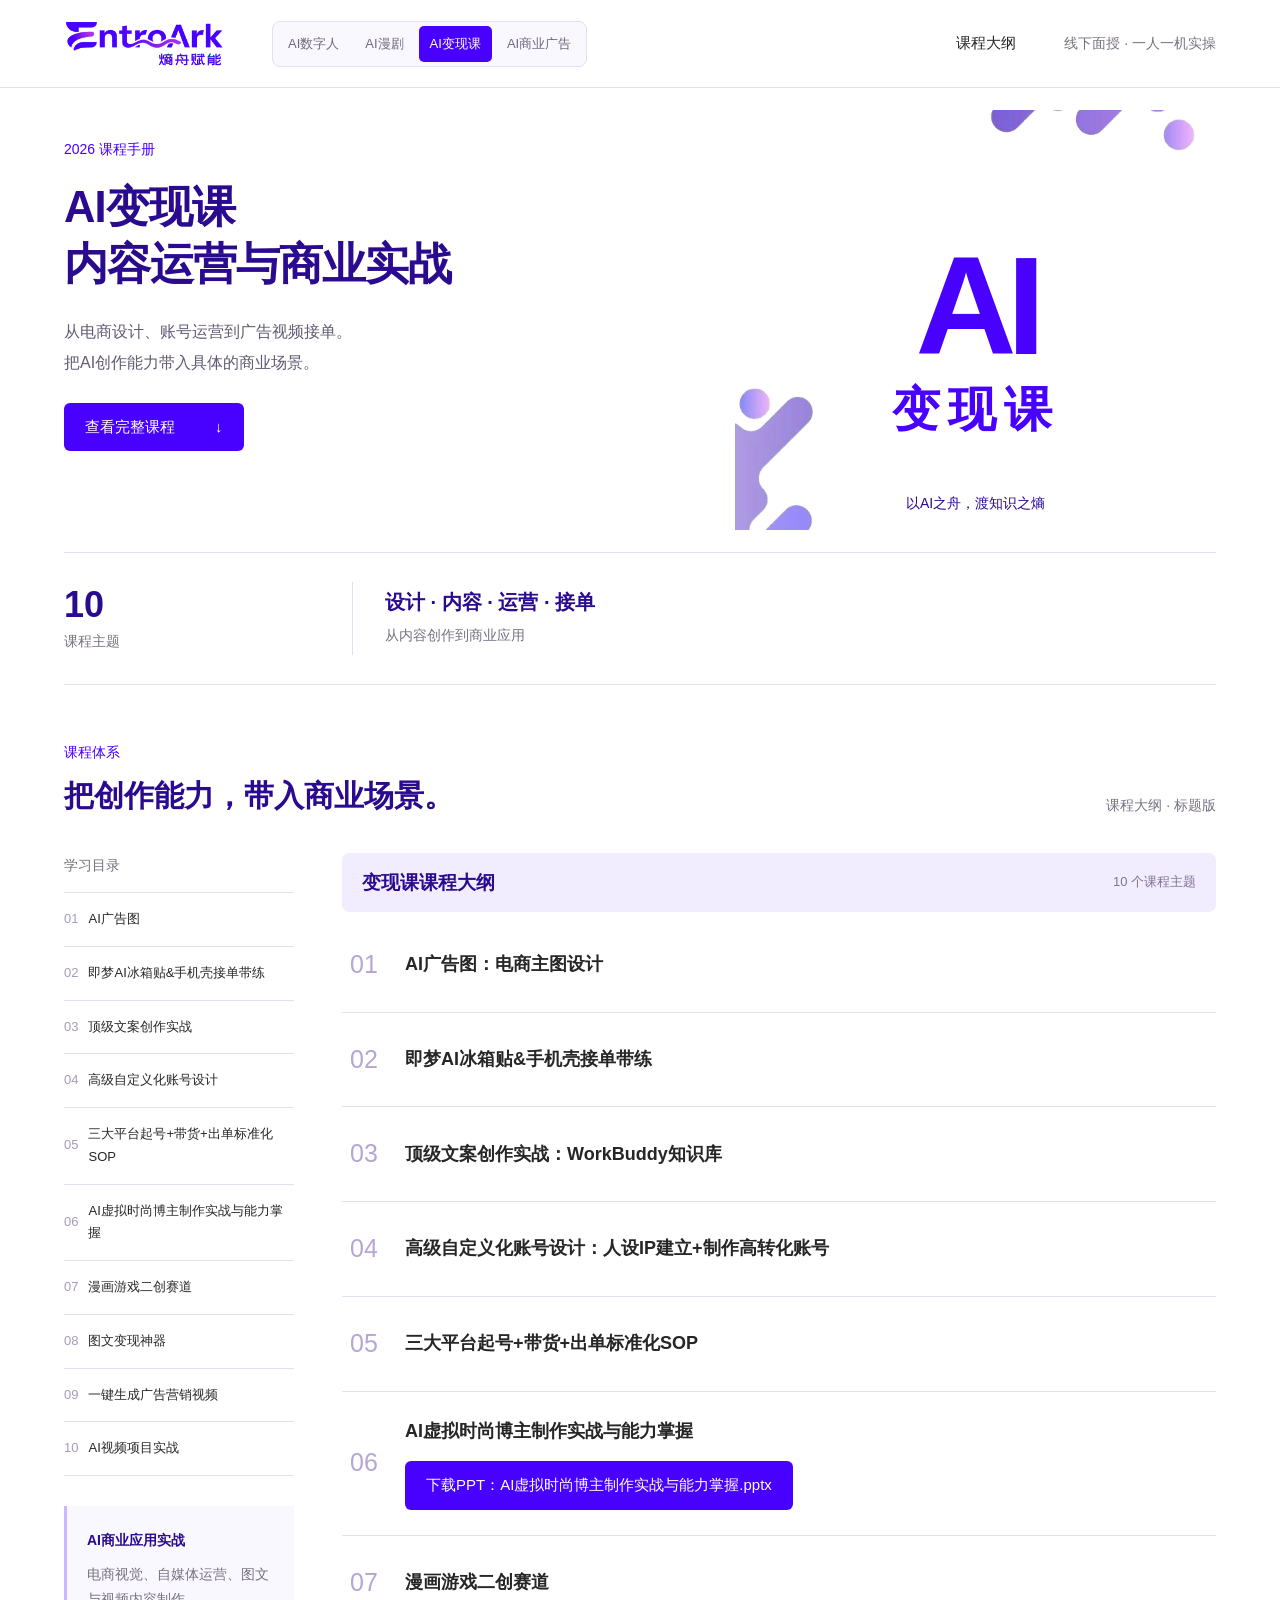
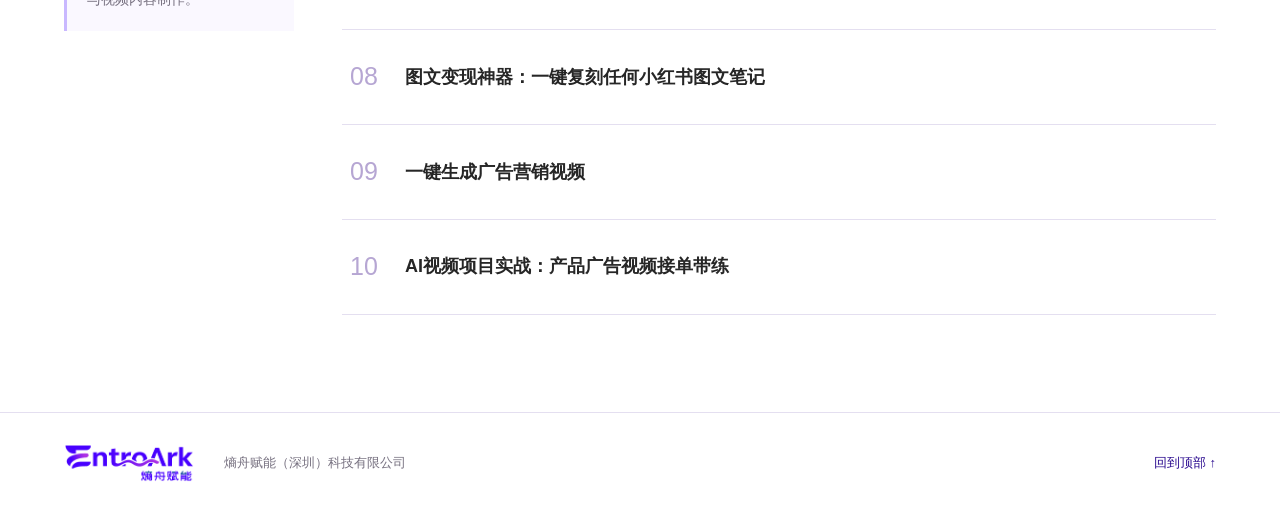
<file: bianxian.html>
<!doctype html>
<html lang="zh-CN">
<head>
  <meta charset="utf-8">
  <meta name="viewport" content="width=device-width,initial-scale=1">
  <title>AI变现课课程大纲 · 熵舟赋能</title>
  <meta name="description" content="熵舟赋能AI变现课课程大纲，涵盖电商设计、账号运营、图文内容和广告视频接单实战。">
  <link rel="icon" href="data:image/svg+xml,%3Csvg xmlns='http://www.w3.org/2000/svg' viewBox='0 0 32 32'%3E%3Crect width='32' height='32' rx='8' fill='%234800ff'/%3E%3Cpath d='M8 8h16v4H12v3h10v4H12v3h12v4H8z' fill='white'/%3E%3C/svg%3E">
  <link rel="stylesheet" href="style.css?v=20261014-ads">
</head>
<body class="monetize-page">
  <header class="topbar">
    <a class="brand" href="#top" aria-label="熵舟赋能首页"><img src="logo.png" alt="EntroArk 熵舟赋能"></a>
    <nav class="course-switcher" aria-label="课程切换"><a href="index.html">AI数字人</a><a href="manju.html">AI漫剧</a><a href="bianxian.html" aria-current="page">AI变现课</a><a href="guanggao.html">AI商业广告</a></nav>
    <nav class="page-nav" aria-label="本页导航"><a href="#curriculum">课程大纲</a></nav>
    <span class="top-note">线下面授 · 一人一机实操</span>
  </header>

  <main id="top">
    <section class="hero">
      <div class="hero-copy">
        <p class="edition">2026 课程手册</p>
        <h1>AI变现课<br>内容运营与商业实战</h1>
        <p class="intro">从电商设计、账号运营到广告视频接单。<br>把AI创作能力带入具体的商业场景。</p>
        <a class="primary" href="#curriculum">查看完整课程 <span aria-hidden="true">↓</span></a>
      </div>
      <div class="hero-art">
        <img src="brand-art.png" alt="" class="art">
        <div class="type-art" aria-hidden="true">AI<span>变现课</span></div>
        <span class="art-caption">以AI之舟，渡知识之熵</span>
      </div>
    </section>

    <div class="facts monetization-facts"><div><b>10</b><span>课程主题</span></div><div class="fact-text"><b>设计 · 内容 · 运营 · 接单</b><span>从内容创作到商业应用</span></div></div>
    <section id="curriculum" class="curriculum">
      <div class="section-title"><div><p class="eyebrow">课程体系</p><h2>把创作能力，带入商业场景。</h2></div><span class="outline-status">课程大纲 · 标题版</span></div>
      <div class="curriculum-layout"><aside><p>学习目录</p><nav aria-label="变现课目录"><a href="#monetize-lesson-1"><span>01</span>AI广告图</a><a href="#monetize-lesson-2"><span>02</span>即梦AI冰箱贴&amp;手机壳接单带练</a><a href="#monetize-lesson-3"><span>03</span>顶级文案创作实战</a><a href="#monetize-lesson-4"><span>04</span>高级自定义化账号设计</a><a href="#monetize-lesson-5"><span>05</span>三大平台起号+带货+出单标准化SOP</a><a href="#monetize-lesson-6"><span>06</span>AI虚拟时尚博主制作实战与能力掌握</a><a href="#monetize-lesson-7"><span>07</span>漫画游戏二创赛道</a><a href="#monetize-lesson-8"><span>08</span>图文变现神器</a><a href="#monetize-lesson-9"><span>09</span>一键生成广告营销视频</a><a href="#monetize-lesson-10"><span>10</span>AI视频项目实战</a></nav><div class="side-note"><b>AI商业应用实战</b><p>电商视觉、自媒体运营、图文与视频内容制作。</p></div></aside>
      <div class="lessons"><section class="course-group"><header class="group-heading"><h3>变现课课程大纲</h3><span>10 个课程主题</span></header><article class="lesson title-lesson" id="monetize-lesson-1"><span class="lesson-number">01</span><h3>AI广告图：电商主图设计</h3></article><article class="lesson title-lesson" id="monetize-lesson-2"><span class="lesson-number">02</span><h3>即梦AI冰箱贴&amp;手机壳接单带练</h3></article><article class="lesson title-lesson" id="monetize-lesson-3"><span class="lesson-number">03</span><h3>顶级文案创作实战：WorkBuddy知识库</h3></article><article class="lesson title-lesson" id="monetize-lesson-4"><span class="lesson-number">04</span><h3>高级自定义化账号设计：人设IP建立+制作高转化账号</h3></article><article class="lesson title-lesson" id="monetize-lesson-5"><span class="lesson-number">05</span><h3>三大平台起号+带货+出单标准化SOP</h3></article><article class="lesson title-lesson" id="monetize-lesson-6"><span class="lesson-number">06</span><div><h3>AI虚拟时尚博主制作实战与能力掌握</h3><a class="primary" style="margin-top:16px" href="downloads/AI虚拟时尚博主制作实战与能力掌握.pptx" download="AI虚拟时尚博主制作实战与能力掌握.pptx">下载PPT：AI虚拟时尚博主制作实战与能力掌握.pptx</a></div></article><article class="lesson title-lesson" id="monetize-lesson-7"><span class="lesson-number">07</span><h3>漫画游戏二创赛道</h3></article><article class="lesson title-lesson" id="monetize-lesson-8"><span class="lesson-number">08</span><h3>图文变现神器：一键复刻任何小红书图文笔记</h3></article><article class="lesson title-lesson" id="monetize-lesson-9"><span class="lesson-number">09</span><h3>一键生成广告营销视频</h3></article><article class="lesson title-lesson" id="monetize-lesson-10"><span class="lesson-number">10</span><h3>AI视频项目实战：产品广告视频接单带练</h3></article></section></div></div>
    </section>
  </main>

  <footer><img src="logo.png" alt="熵舟赋能"><p>熵舟赋能（深圳）科技有限公司</p><a href="#top">回到顶部 ↑</a></footer>
<script src="manju.js?v=20260920-20"></script>
</body>
</html>
</file>
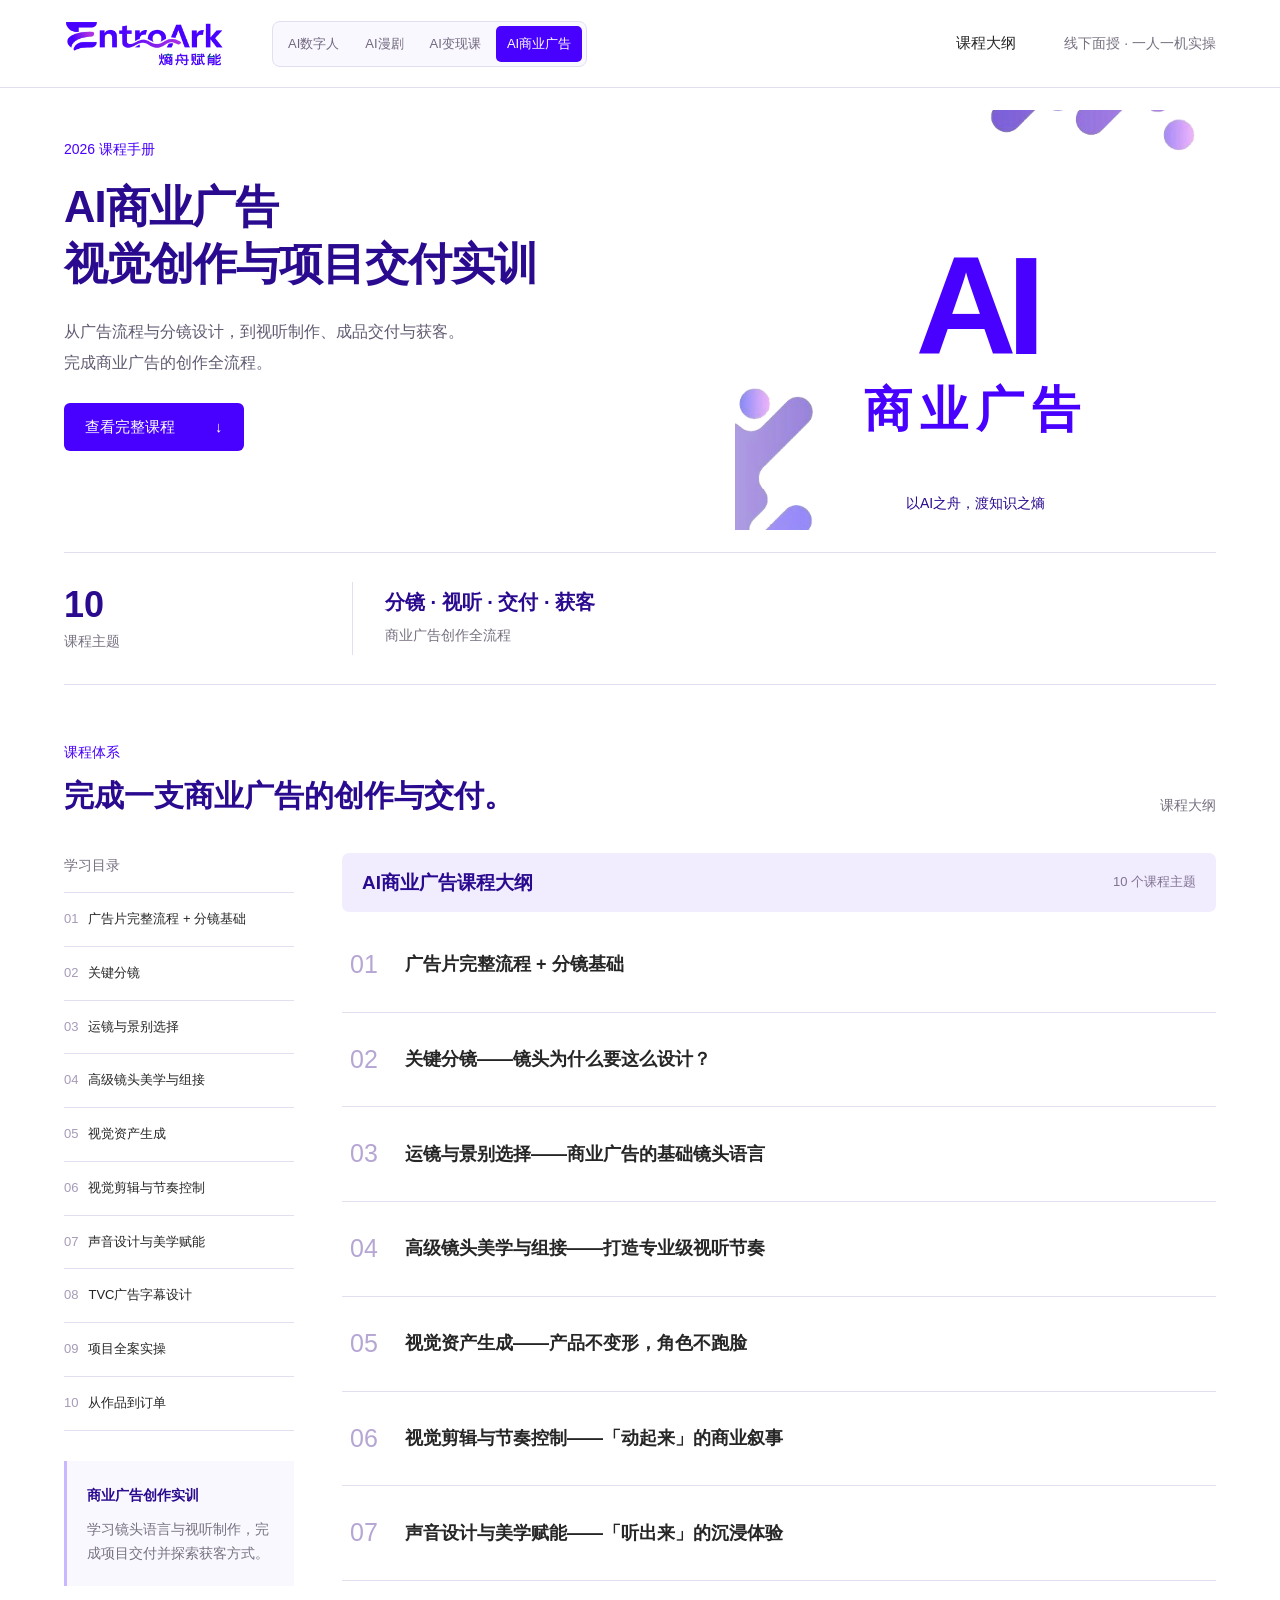
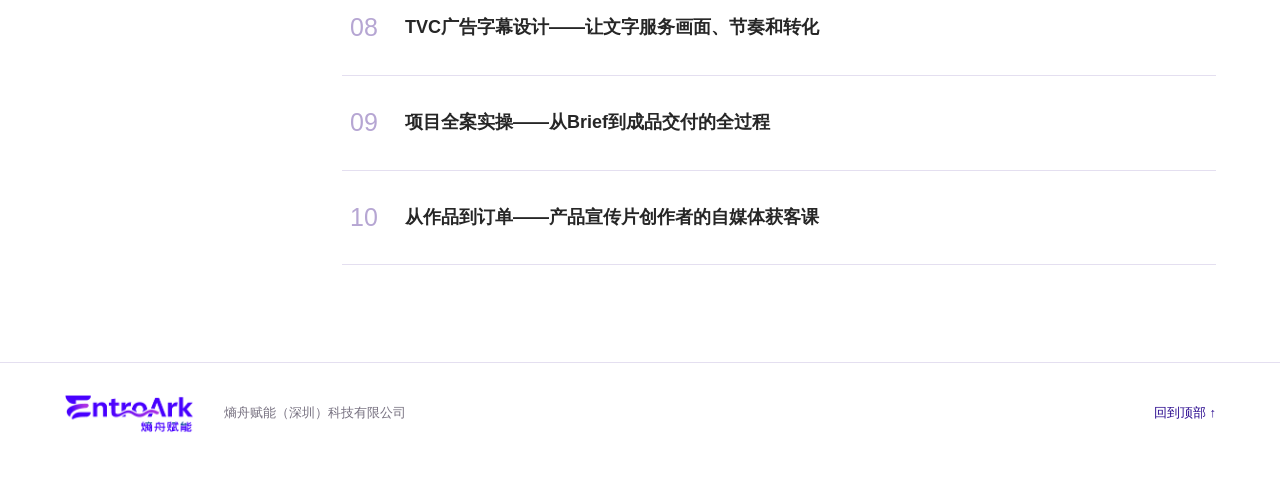
<file: guanggao.html>
<!doctype html>
<html lang="zh-CN">
<head>
  <meta charset="utf-8">
  <meta name="viewport" content="width=device-width,initial-scale=1">
  <title>AI商业广告课程大纲 · 熵舟赋能</title>
  <meta name="description" content="熵舟赋能AI商业广告课程：广告流程、分镜、镜头语言、视觉资产、剪辑、声音、字幕、项目交付与自媒体获客。">
  <link rel="icon" href="data:image/svg+xml,%3Csvg xmlns='http://www.w3.org/2000/svg' viewBox='0 0 32 32'%3E%3Crect width='32' height='32' rx='8' fill='%234800ff'/%3E%3Cpath d='M8 8h16v4H12v3h10v4H12v3h12v4H8z' fill='white'/%3E%3C/svg%3E">
  <link rel="stylesheet" href="style.css?v=20261014-ads">
</head>
<body class="monetize-page">
  <header class="topbar">
    <a class="brand" href="#top" aria-label="熵舟赋能首页"><img src="logo.png" alt="EntroArk 熵舟赋能"></a>
    <nav class="course-switcher" aria-label="课程切换"><a href="index.html">AI数字人</a><a href="manju.html">AI漫剧</a><a href="bianxian.html">AI变现课</a><a href="guanggao.html" aria-current="page">AI商业广告</a></nav>
    <nav class="page-nav" aria-label="本页导航"><a href="#curriculum">课程大纲</a></nav>
    <span class="top-note">线下面授 · 一人一机实操</span>
  </header>

  <main id="top">
    <section class="hero">
      <div class="hero-copy">
        <p class="edition">2026 课程手册</p>
        <h1>AI商业广告<br>视觉创作与项目交付实训</h1>
        <p class="intro">从广告流程与分镜设计，到视听制作、成品交付与获客。<br>完成商业广告的创作全流程。</p>
        <a class="primary" href="#curriculum">查看完整课程 <span aria-hidden="true">↓</span></a>
      </div>
      <div class="hero-art">
        <img src="brand-art.png" alt="" class="art">
        <div class="type-art" aria-hidden="true">AI<span>商业广告</span></div>
        <span class="art-caption">以AI之舟，渡知识之熵</span>
      </div>
    </section>

    <div class="facts monetization-facts"><div><b>10</b><span>课程主题</span></div><div class="fact-text"><b>分镜 · 视听 · 交付 · 获客</b><span>商业广告创作全流程</span></div></div>
    <section id="curriculum" class="curriculum"><div class="section-title"><div><p class="eyebrow">课程体系</p><h2>完成一支商业广告的创作与交付。</h2></div><span class="outline-status">课程大纲</span></div>
    <div class="curriculum-layout"><aside><p>学习目录</p><nav aria-label="商业广告课程目录"><a href="#ad-lesson-1"><span>01</span>广告片完整流程 + 分镜基础</a><a href="#ad-lesson-2"><span>02</span>关键分镜</a><a href="#ad-lesson-3"><span>03</span>运镜与景别选择</a><a href="#ad-lesson-4"><span>04</span>高级镜头美学与组接</a><a href="#ad-lesson-5"><span>05</span>视觉资产生成</a><a href="#ad-lesson-6"><span>06</span>视觉剪辑与节奏控制</a><a href="#ad-lesson-7"><span>07</span>声音设计与美学赋能</a><a href="#ad-lesson-8"><span>08</span>TVC广告字幕设计</a><a href="#ad-lesson-9"><span>09</span>项目全案实操</a><a href="#ad-lesson-10"><span>10</span>从作品到订单</a></nav><div class="side-note"><b>商业广告创作实训</b><p>学习镜头语言与视听制作，完成项目交付并探索获客方式。</p></div></aside><div class="lessons"><section class="course-group"><header class="group-heading"><h3>AI商业广告课程大纲</h3><span>10 个课程主题</span></header><article class="lesson title-lesson" id="ad-lesson-1"><span class="lesson-number">01</span><h3>广告片完整流程 + 分镜基础</h3></article><article class="lesson title-lesson" id="ad-lesson-2"><span class="lesson-number">02</span><h3>关键分镜——镜头为什么要这么设计？</h3></article><article class="lesson title-lesson" id="ad-lesson-3"><span class="lesson-number">03</span><h3>运镜与景别选择——商业广告的基础镜头语言</h3></article><article class="lesson title-lesson" id="ad-lesson-4"><span class="lesson-number">04</span><h3>高级镜头美学与组接——打造专业级视听节奏</h3></article><article class="lesson title-lesson" id="ad-lesson-5"><span class="lesson-number">05</span><h3>视觉资产生成——产品不变形，角色不跑脸</h3></article><article class="lesson title-lesson" id="ad-lesson-6"><span class="lesson-number">06</span><h3>视觉剪辑与节奏控制——「动起来」的商业叙事</h3></article><article class="lesson title-lesson" id="ad-lesson-7"><span class="lesson-number">07</span><h3>声音设计与美学赋能——「听出来」的沉浸体验</h3></article><article class="lesson title-lesson" id="ad-lesson-8"><span class="lesson-number">08</span><h3>TVC广告字幕设计——让文字服务画面、节奏和转化</h3></article><article class="lesson title-lesson" id="ad-lesson-9"><span class="lesson-number">09</span><h3>项目全案实操——从Brief到成品交付的全过程</h3></article><article class="lesson title-lesson" id="ad-lesson-10"><span class="lesson-number">10</span><h3>从作品到订单——产品宣传片创作者的自媒体获客课</h3></article></section></div></div></section>
  </main>

  <footer><img src="logo.png" alt="熵舟赋能"><p>熵舟赋能（深圳）科技有限公司</p><a href="#top">回到顶部 ↑</a></footer>
<script src="manju.js?v=20260920-20"></script>
</body>
</html>
</file>
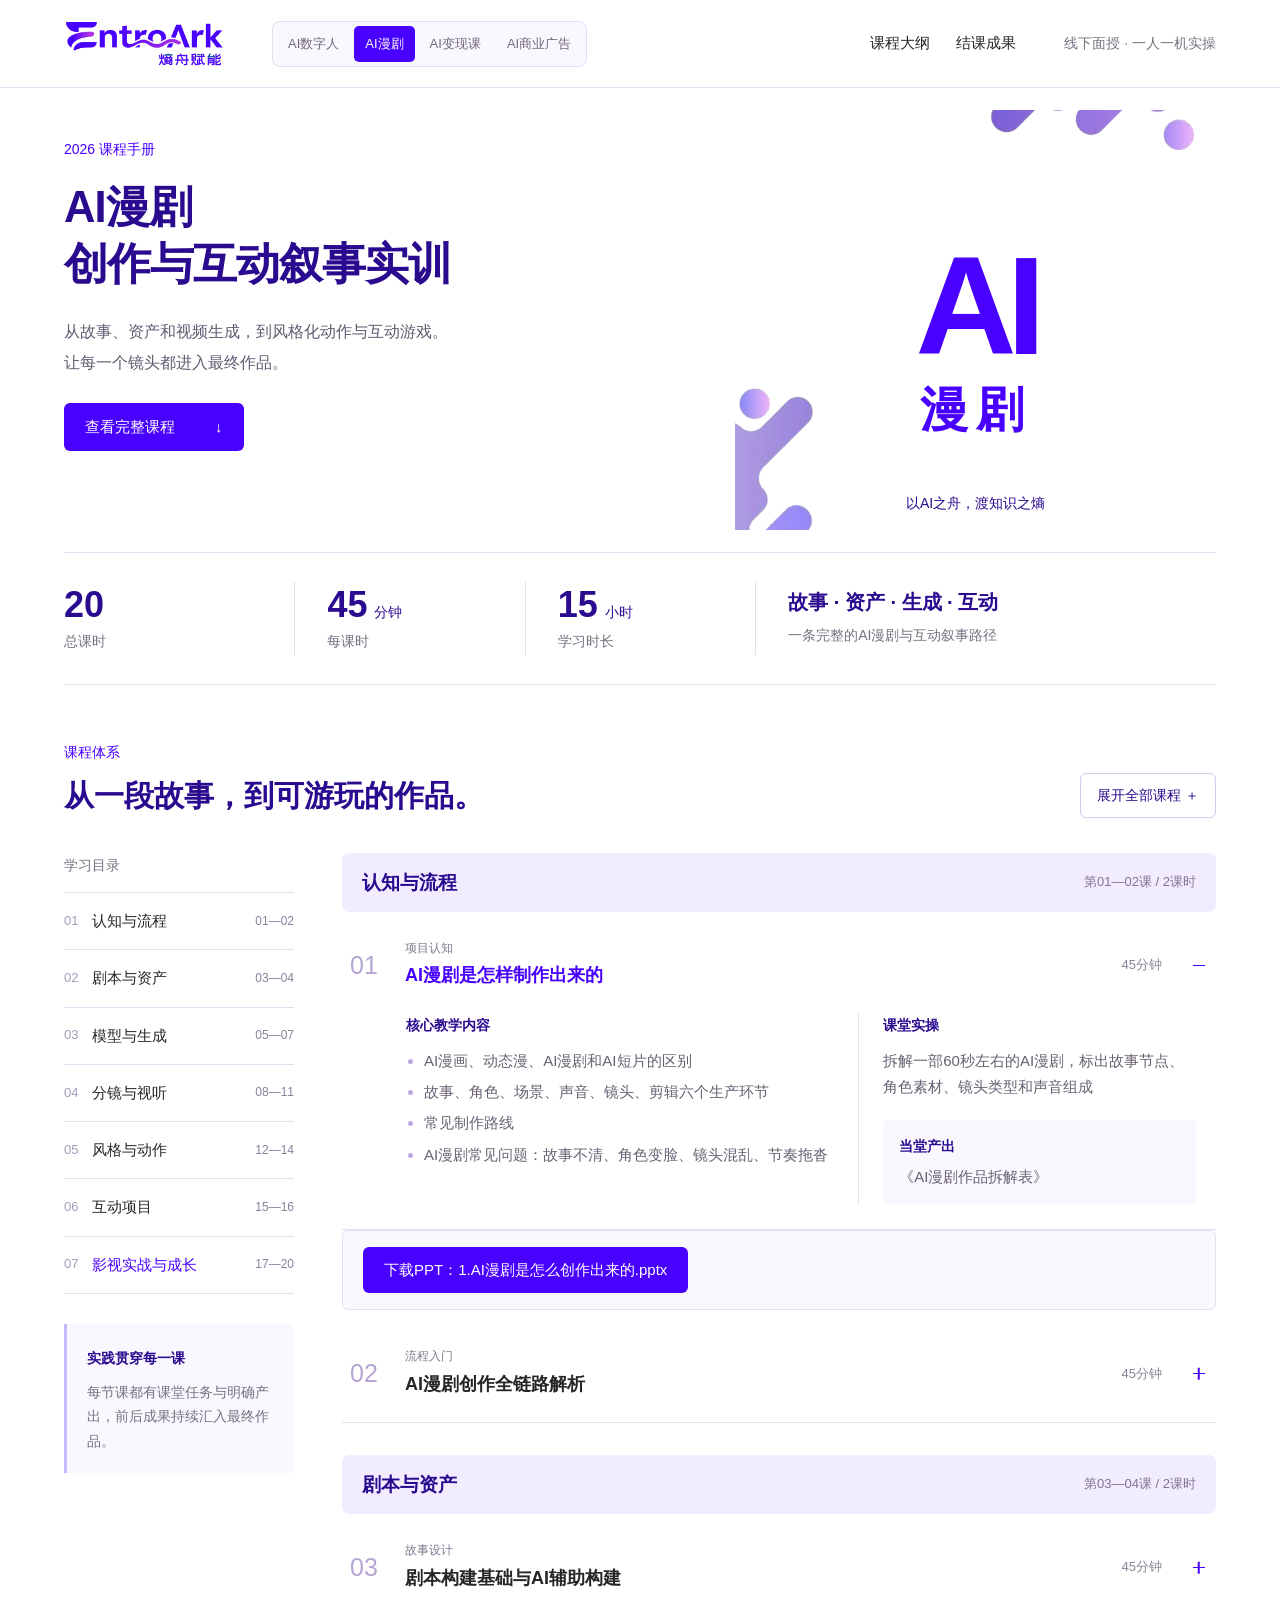
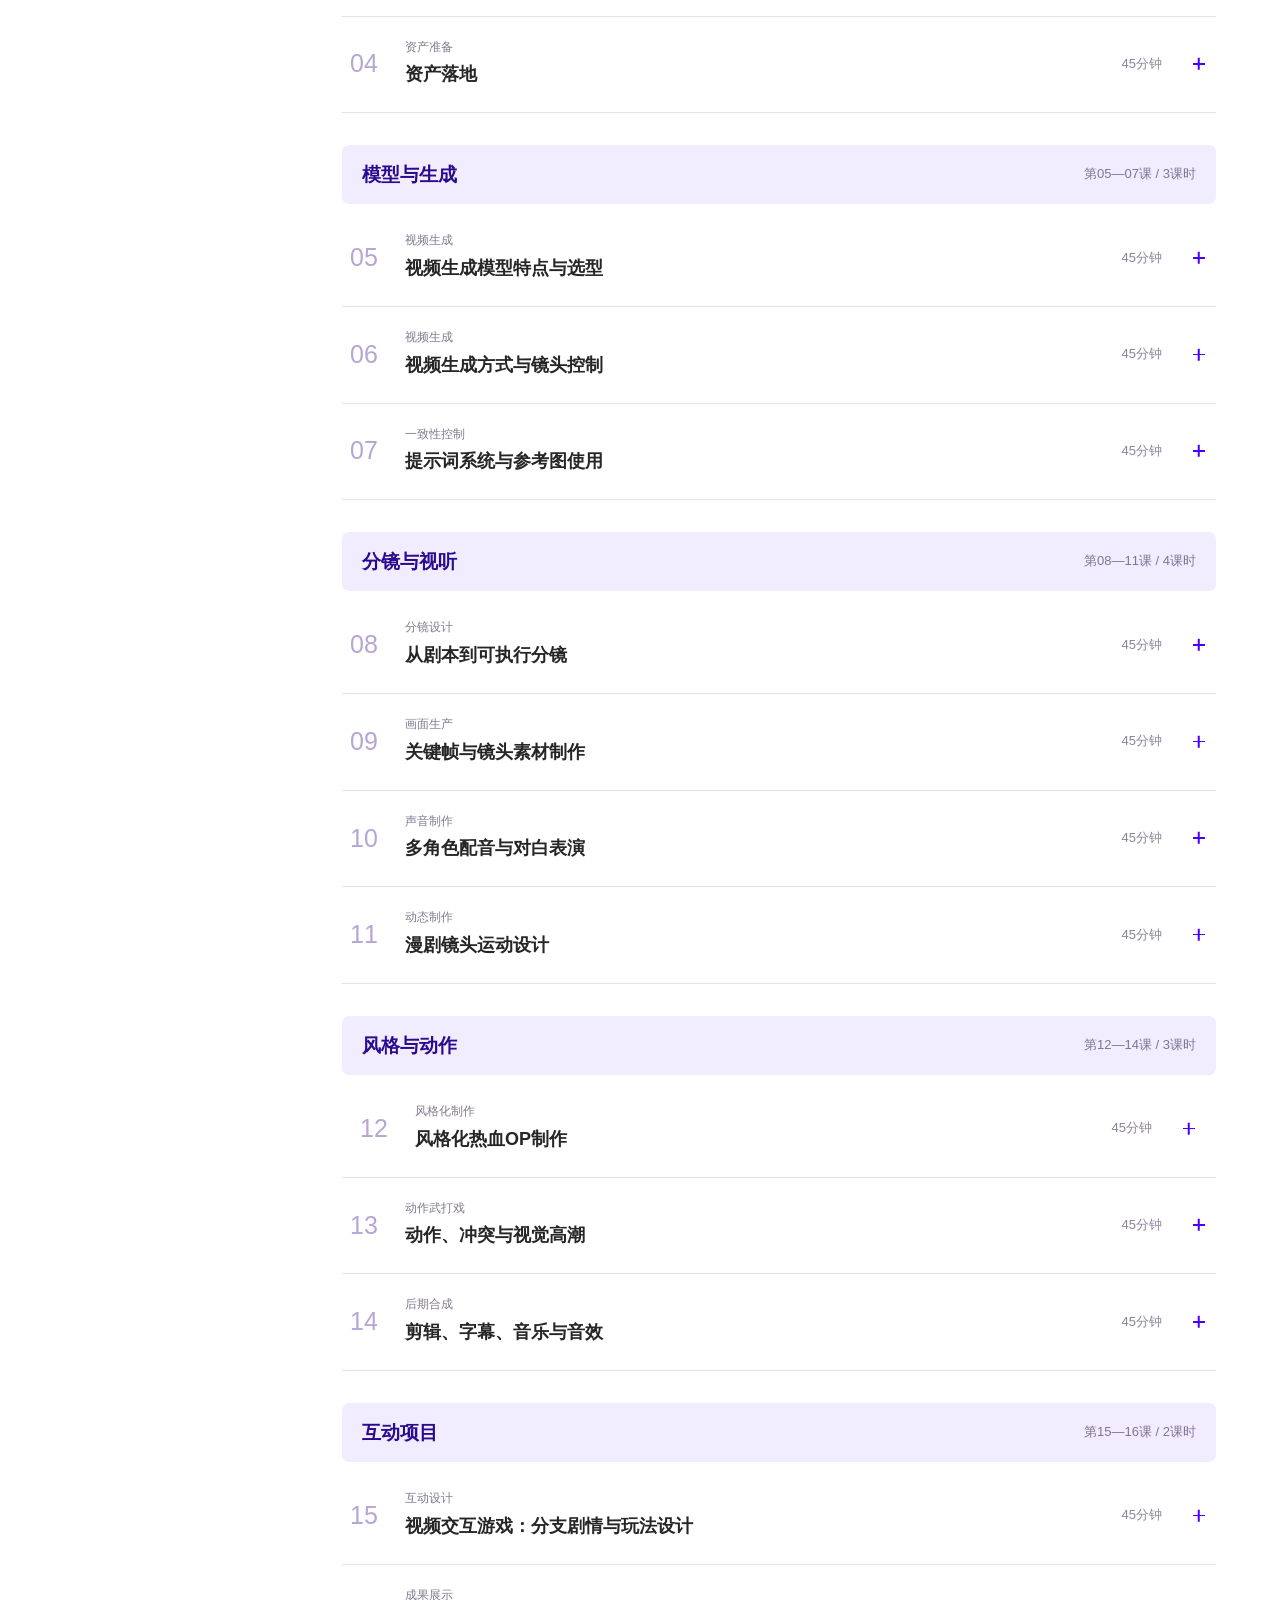
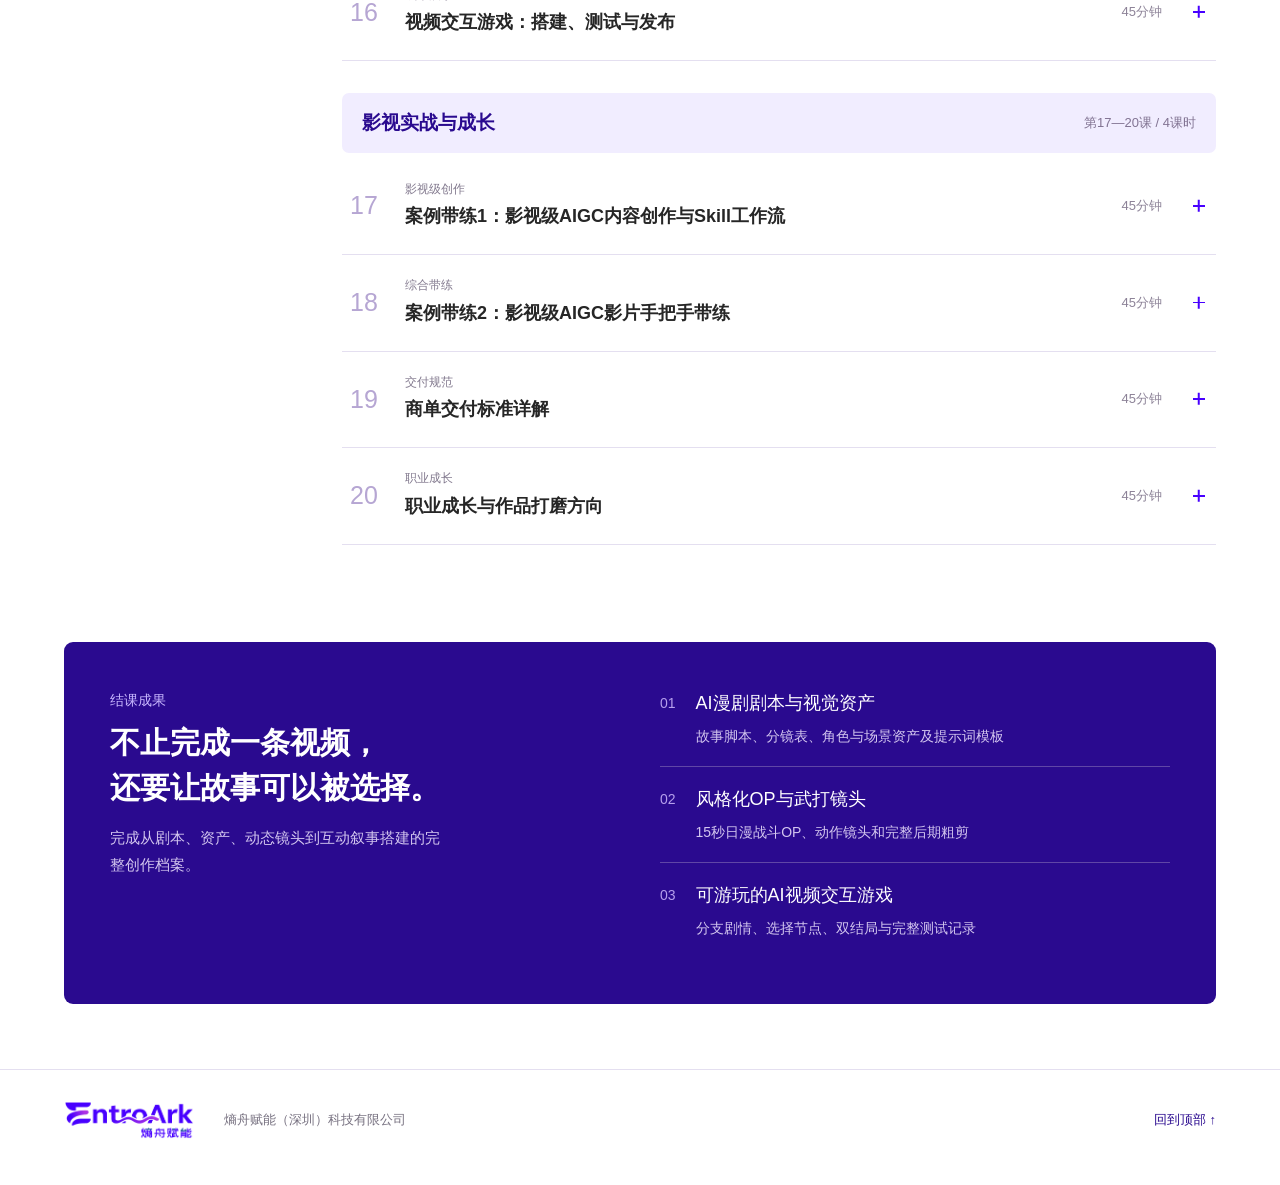
<file: manju.html>
<!doctype html>
<html lang="zh-CN">
<head>
  <meta charset="utf-8">
  <meta name="viewport" content="width=device-width,initial-scale=1">
  <title>AI漫剧课程大纲 · 熵舟赋能</title>
  <meta name="description" content="熵舟赋能AI漫剧创作与互动叙事实训，20课时课程大纲、核心教学内容、课堂实操与学习成果。">
  <link rel="icon" href="data:image/svg+xml,%3Csvg xmlns='http://www.w3.org/2000/svg' viewBox='0 0 32 32'%3E%3Crect width='32' height='32' rx='8' fill='%234800ff'/%3E%3Cpath d='M8 8h16v4H12v3h10v4H12v3h12v4H8z' fill='white'/%3E%3C/svg%3E">
  <link rel="stylesheet" href="style.css?v=20261014-ads">
</head>
<body class="comic-page">
  <header class="topbar">
    <a class="brand" href="#top" aria-label="熵舟赋能首页"><img src="logo.png" alt="EntroArk 熵舟赋能"></a>
    <nav class="course-switcher" aria-label="课程切换"><a href="index.html">AI数字人</a><a href="manju.html" aria-current="page">AI漫剧</a><a href="bianxian.html">AI变现课</a><a href="guanggao.html">AI商业广告</a></nav>
    <nav class="page-nav" aria-label="本页导航"><a href="#curriculum">课程大纲</a><a href="#outcomes">结课成果</a></nav>
    <span class="top-note">线下面授 · 一人一机实操</span>
  </header>

  <main id="top">
    <section class="hero">
      <div class="hero-copy">
        <p class="edition">2026 课程手册</p>
        <h1>AI漫剧<br>创作与互动叙事实训</h1>
        <p class="intro">从故事、资产和视频生成，到风格化动作与互动游戏。<br>让每一个镜头都进入最终作品。</p>
        <a class="primary" href="#curriculum">查看完整课程 <span aria-hidden="true">↓</span></a>
      </div>
      <div class="hero-art">
        <img src="brand-art.png" alt="" class="art">
        <div class="type-art" aria-hidden="true">AI<span>漫剧</span></div>
        <span class="art-caption">以AI之舟，渡知识之熵</span>
      </div>
    </section>

    <div class="facts">
      <div><b>20</b><span>总课时</span></div>
      <div><b>45<small>分钟</small></b><span>每课时</span></div>
      <div><b>15<small>小时</small></b><span>学习时长</span></div>
      <div class="fact-text"><b>故事 · 资产 · 生成 · 互动</b><span>一条完整的AI漫剧与互动叙事路径</span></div>
    </div>

    <section id="curriculum" class="curriculum">
      <div class="section-title">
        <div><p class="eyebrow">课程体系</p><h2>从一段故事，到可游玩的作品。</h2></div>
        <button id="expand" type="button" aria-expanded="false">展开全部课程 ＋</button>
      </div>
      <div class="curriculum-layout">
        <aside>
          <p>学习目录</p>
          <nav id="course-sections" aria-label="课程阶段"></nav>
          <div class="side-note"><b>实践贯穿每一课</b><p>每节课都有课堂任务与明确产出，前后成果持续汇入最终作品。</p></div>
        </aside>
        <div id="lessons-root" class="lessons"></div>
      </div>
    </section>

    <section id="outcomes" class="outcomes">
      <div>
        <p class="eyebrow">结课成果</p>
        <h2>不止完成一条视频，<br>还要让故事可以被选择。</h2>
        <p>完成从剧本、资产、动态镜头到互动叙事搭建的完整创作档案。</p>
      </div>
      <div class="outcome-list">
        <div><span>01</span><p><strong>AI漫剧剧本与视觉资产</strong><small>故事脚本、分镜表、角色与场景资产及提示词模板</small></p></div>
        <div><span>02</span><p><strong>风格化OP与武打镜头</strong><small>15秒日漫战斗OP、动作镜头和完整后期粗剪</small></p></div>
        <div><span>03</span><p><strong>可游玩的AI视频交互游戏</strong><small>分支剧情、选择节点、双结局与完整测试记录</small></p></div>
      </div>
    </section>
  </main>

  <footer><img src="logo.png" alt="熵舟赋能"><p>熵舟赋能（深圳）科技有限公司</p><a href="#top">回到顶部 ↑</a></footer>
  <noscript><p class="noscript-note">请启用 JavaScript 查看完整课程大纲。</p></noscript>
  <script src="manju.js?v=20261008-download-v2"></script>
</body>
</html>
</file>
<file: style.css>
:root{--purple:#4800ff;--ink:#2a0a8f;--text:#262626;--muted:#777180;--line:#e4dff0;--pale:#faf8ff;--soft:#f1edff}
*{box-sizing:border-box}
html{scroll-behavior:smooth;scroll-padding-top:100px}
body{margin:0;color:var(--text);font:16px/1.75 'Microsoft YaHei','PingFang SC',sans-serif;background:#fff}
a{color:inherit;text-decoration:none}
button{font:inherit;cursor:pointer}
a:focus-visible,button:focus-visible,summary:focus-visible{outline:3px solid #8a5cff;outline-offset:5px}
.topbar{height:88px;display:flex;align-items:center;gap:48px;padding:0 max(5vw,24px);border-bottom:1px solid var(--line);background:white}
.brand img{width:160px;display:block}
.topbar nav{display:flex;font-size:15px}
.topbar nav a:hover{color:var(--purple)}
.topbar .course-switcher{gap:4px;padding:4px;border:1px solid var(--line);border-radius:8px;background:var(--pale)}
.topbar .course-switcher a{padding:5px 11px;border-radius:5px;color:#71677e;font-size:13px;line-height:1.5;white-space:nowrap}
.topbar .course-switcher a[aria-current="page"]{background:var(--purple);color:#fff}
.topbar .course-switcher a[aria-current="page"]:hover{color:#fff;background:var(--ink)}
.topbar .page-nav{gap:26px;margin-left:auto}
.top-note{color:var(--muted);font-size:14px}
main,footer{max-width:1440px;margin:auto}
.hero{display:grid;grid-template-columns:1.3fr 1fr;min-height:465px;margin:0 5%;border-bottom:1px solid var(--line)}
.hero-copy{padding:49px 0 42px;position:relative;z-index:1}
.edition{color:var(--purple);margin:0 0 17px;font-size:14px}
.hero h1{font-size:clamp(32px,3.4vw,51px);line-height:1.32;letter-spacing:-1px;color:var(--ink);margin:0 0 24px;font-weight:800}
.intro{color:#625b71;line-height:1.9;margin-bottom:25px}
.primary{display:inline-flex;align-items:center;gap:40px;background:var(--purple);color:white;padding:11px 21px;border-radius:6px;font-size:15px}
.primary:hover{background:var(--ink)}
.hero-art{position:relative;overflow:hidden;margin:22px 0 22px 20px;background:white}
.art{width:100%;height:100%;position:absolute;object-fit:cover;object-position:center 35%;opacity:.65}
.type-art{position:absolute;inset:30px 0 0;display:flex;flex-direction:column;align-items:center;justify-content:center;font-size:140px;line-height:.98;font-weight:900;color:var(--purple);letter-spacing:-10px}
.type-art span{font-size:48px;letter-spacing:8px;margin-top:12px}
.art-caption{position:absolute;bottom:15px;left:0;right:0;text-align:center;color:var(--ink);font-size:14px}
.facts{margin:0 5%;padding:29px 0;display:grid;grid-template-columns:1fr 1fr 1fr 2fr;border-bottom:1px solid var(--line)}
.facts>div{padding-left:32px;border-left:1px solid var(--line)}
.facts>div:first-child{padding-left:0;border:0}
.facts b{display:block;color:var(--ink);font-size:36px;line-height:1.25}
.facts b small{font-size:14px;font-weight:400;margin-left:7px}
.facts span{color:var(--muted);font-size:14px}
.facts .fact-text{display:flex;flex-direction:column;justify-content:center}
.facts .fact-text b{font-size:20px;margin-bottom:8px}
.curriculum{padding:55px 5% 65px}
.section-title{display:flex;justify-content:space-between;align-items:flex-end;margin-bottom:35px;gap:20px}
.eyebrow{font-size:14px;color:var(--purple);margin:0 0 8px}
h2{font-size:30px;line-height:1.5;margin:0;color:var(--ink)}
#expand{background:#fff;border:1px solid #d6cbe8;border-radius:6px;font-size:14px;color:var(--ink);padding:9px 16px;white-space:nowrap}
.curriculum-layout{display:grid;grid-template-columns:230px 1fr;gap:48px}
aside{align-self:start;position:sticky;top:30px}
aside>p{font-size:14px;color:var(--muted);margin:0 0 15px}
aside nav{display:flex;flex-direction:column;border-top:1px solid var(--line)}
aside nav a{display:flex;align-items:center;gap:14px;padding:15px 0;border-bottom:1px solid var(--line);font-size:15px}
aside nav a span{font-size:13px;color:#a69ab8}
aside nav a small{margin-left:auto;color:#8b809b;font-size:12px}
aside nav a:hover,aside nav a.active{color:var(--purple)}
.side-note{margin-top:30px;background:var(--pale);padding:20px;border-left:3px solid #c9b8ff}
.side-note b{font-size:14px;color:var(--ink)}
.side-note p{font-size:14px;color:var(--muted);margin:8px 0 0}
.course-group{margin-bottom:32px;scroll-margin-top:24px}
.group-heading{display:flex;align-items:center;justify-content:space-between;gap:15px;padding:13px 20px;background:var(--soft);border-radius:7px;margin-bottom:6px}
.group-heading h3{font-size:19px;color:var(--ink);margin:0}
.group-heading>span{font-size:13px;color:#817392}
.lesson{border-bottom:1px solid var(--line)}
summary{display:flex;align-items:center;gap:20px;list-style:none;cursor:pointer;padding:23px 8px}
summary::-webkit-details-marker{display:none}
.lesson-number{font-size:25px;color:#b6a6d3;font-weight:500;min-width:35px}
.lesson-heading{flex:1}
.lesson-heading small{display:block;color:#82798e;font-size:12px;line-height:1.3;margin-bottom:6px}
.lesson-heading strong{font-size:18px;font-weight:600;line-height:1.5}
.duration{font-size:13px;color:#8c8297;white-space:nowrap}
.plus{position:relative;width:18px;height:18px;margin-left:8px;flex-shrink:0}
.plus:before,.plus:after{content:'';position:absolute;background:var(--purple);top:8px;left:3px;width:12px;height:1.5px}
.plus:after{transform:rotate(90deg)}
details[open] .plus:after{transform:rotate(0)}
details[open] .lesson-heading strong,summary:hover .lesson-heading strong{color:var(--purple)}
.lesson-body{padding:0 20px 25px 64px;display:grid;grid-template-columns:1.25fr 1fr;gap:30px}
.lesson-body h4{font-size:14px;color:var(--ink);margin:0 0 10px}
.lesson-body ul{margin:0;padding-left:18px;color:#696172;font-size:15px}
.lesson-body li{margin-bottom:5px}
.lesson-body li::marker{color:#baa8dd}
.practice{border-left:1px solid var(--line);padding-left:24px}
.practice p{font-size:15px;color:#696172;margin:0}
.output{margin-top:20px;background:var(--pale);padding:14px 16px;border-radius:4px}
.output h4{margin-bottom:5px}
.outcomes{margin:0 5% 65px;background:var(--ink);color:white;display:grid;grid-template-columns:1fr 1fr;gap:40px;padding:46px;border-radius:9px}
.outcomes h2{color:white}
.outcomes .eyebrow{color:#c9b8ff}
.outcomes>div>p:last-child{color:#d3c6ef;max-width:330px;font-size:15px}
.outcome-list>div{display:flex;align-items:flex-start;gap:20px;padding:17px 0;border-bottom:1px solid #6046a6}
.outcome-list>div:first-child{padding-top:0}
.outcome-list>div:last-child{border:0}
.outcome-list span{color:#b6a0ed;font-size:14px;padding-top:3px}
.outcome-list p{margin:0}
.outcome-list strong{display:block;font-size:18px;font-weight:500}
.outcome-list small{display:block;font-size:14px;color:#d3c6ef;margin-top:5px}
footer{padding:26px 5% 40px;border-top:1px solid var(--line);display:flex;align-items:center;gap:30px;font-size:13px;color:var(--muted)}
footer img{width:130px}
footer a{margin-left:auto;color:var(--ink)}
@media(min-width:1600px){.hero h1{font-size:51px}
}
@media(max-width:900px){.top-note{display:none}
.hero{grid-template-columns:1.5fr 1fr}
.type-art{font-size:110px}
.type-art span{font-size:32px}
.curriculum-layout{grid-template-columns:180px 1fr;gap:24px}
.lesson-body{grid-template-columns:1fr;padding-left:20px;gap:22px}
.practice{border-left:0;padding-left:0}
.facts .fact-text b{font-size:16px}
.outcomes{padding:30px;gap:25px}
}
@media(max-width:640px){.topbar{height:72px;padding:0 20px;gap:15px}
.brand img{width:122px}
.topbar .page-nav{display:none}
.topbar .course-switcher{margin-left:auto}
.topbar .course-switcher a{padding:5px 8px;font-size:12px}
.hero{display:block;min-height:auto;margin:0 20px}
.hero-copy{padding:32px 0}
.hero h1{font-size:32px;letter-spacing:-.5px}
.intro{font-size:14px}
.hero-art{display:none}
.facts{margin:0 20px;grid-template-columns:repeat(3,1fr);padding:22px 0;gap:20px 0}
.facts>div{padding-left:18px}
.facts b{font-size:30px}
.facts>div.fact-text{grid-column:1/-1;border:0;padding:12px 0 0;border-top:1px solid var(--line)}
.curriculum{padding:35px 20px}
.section-title{align-items:flex-start;gap:15px}
.section-title h2{font-size:23px}
#expand{font-size:12px;padding:7px 9px;margin-top:35px}
.curriculum-layout{display:block}
aside{position:static;margin-bottom:25px}
aside>p,.side-note{display:none}
aside nav{display:flex;flex-direction:row;overflow-x:auto;gap:16px;padding-bottom:6px}
aside nav a{white-space:nowrap;gap:5px;font-size:13px;padding:10px 0}
aside nav a small{display:none}
.group-heading{padding:12px}
.group-heading h3{font-size:17px}
.group-heading>span{font-size:12px}
summary{gap:12px;padding:20px 1px}
.lesson-number{font-size:21px;min-width:26px}
.lesson-heading strong{font-size:16px}
.duration{display:none}
.lesson-body{padding:0 8px 23px 38px}
.outcomes{margin:0 20px 35px;display:block;padding:26px}
.outcomes h2{font-size:27px}
.outcome-list{margin-top:30px}
footer{padding:25px 20px;flex-wrap:wrap;gap:12px}
footer p{font-size:12px}
footer a{font-size:12px}
footer img{width:110px}
}
@media(prefers-reduced-motion:reduce){html{scroll-behavior:auto}
}
@media print{.topbar nav,.top-note,#expand,aside,.primary,footer a{display:none}
.hero-art{display:none}
.hero{display:block;min-height:auto}
.hero-copy{padding:20px 0}
.hero h1{font-size:30px}
.curriculum-layout{display:block}
.lesson{break-inside:avoid}
.lesson-body{display:grid}
.outcomes{break-inside:avoid}
.curriculum{padding-top:25px}
}

#lesson-13[open]{margin:16px 0 28px;border:1px solid #d9ccf5;background:#fcfbff;box-shadow:0 18px 50px rgba(42,10,143,.08)}
#lesson-13>summary{padding-left:18px;padding-right:18px;background:#f3efff}
.mv-lesson-body{display:block;padding:0 18px 30px}
.mv-feature{display:grid;grid-template-columns:minmax(0,1.45fr) minmax(280px,.75fr);min-height:430px;background:#160b20;color:#fff;overflow:hidden}
.mv-scene{position:relative;min-height:430px;overflow:hidden;background:#09070a}
.mv-stage{width:100%;height:100%;position:absolute;inset:0;object-fit:cover;object-position:center}
.mv-scene:after{content:'';position:absolute;inset:0;background:linear-gradient(90deg,transparent 62%,#160b20 100%)}
.mv-singer{position:absolute;z-index:2;right:4%;bottom:0;width:31%;margin:0;border:1px solid rgba(224,184,92,.75);background:#221127;box-shadow:0 22px 45px rgba(0,0,0,.38)}
.mv-singer img{display:block;width:100%;aspect-ratio:2/3;object-fit:cover;object-position:center 25%}
.mv-singer figcaption{padding:8px 10px;color:#eed9a2;font-size:12px;line-height:1.4}
.mv-feature-copy{display:flex;flex-direction:column;justify-content:center;padding:42px 34px 38px}
.mv-kicker{margin:0 0 12px;color:#e0b85c;font-size:13px}
.mv-feature-copy h4{margin:0 0 18px;color:#fff;font:700 clamp(23px,2.4vw,34px)/1.42 'Microsoft YaHei','PingFang SC',sans-serif}
.mv-feature-copy>p:not(.mv-kicker){margin:0 0 25px;color:#d8cfdc;line-height:1.8}
.mv-goal-grid{display:grid;grid-template-columns:1fr 1fr;border-top:1px solid #4a354f;border-left:1px solid #4a354f}
.mv-goal-grid span{padding:12px;border-right:1px solid #4a354f;border-bottom:1px solid #4a354f;color:#cbbfce;font-size:13px;line-height:1.5}
.mv-goal-grid b{display:block;color:#fff;font-size:14px}
.mv-block{padding:34px 0;border-bottom:1px solid var(--line)}
.mv-block-title{display:flex;align-items:flex-start;gap:18px;margin-bottom:24px}
.mv-block-title>span{min-width:43px;color:#a58732;font:700 15px/1.3 Georgia,serif;border-top:2px solid #c5a248;padding-top:8px}
.mv-block-title h4{margin:0 0 5px;color:var(--ink);font-size:21px}
.mv-block-title p{margin:0;color:#7b7183;font-size:14px}
.mv-video-card{display:grid;grid-template-columns:minmax(0,1.45fr) minmax(280px,.55fr);overflow:hidden;border:1px solid #3a243e;background:#120c16;box-shadow:0 20px 48px rgba(40,12,38,.16)}
.mv-video-frame{position:relative;aspect-ratio:7/4;background:#050406;overflow:hidden}
.mv-video-frame video{display:block;width:100%;height:100%;object-fit:contain;background:#050406}
.mv-video-frame video:focus-visible{outline:3px solid #e0b85c;outline-offset:-5px}
.mv-video-duration{position:absolute;top:14px;right:14px;padding:6px 9px;border:1px solid rgba(238,217,162,.45);background:rgba(16,9,18,.78);color:#f4ddaa;font:700 11px/1 Georgia,serif;letter-spacing:.08em;pointer-events:none}
.mv-video-notes{display:flex;flex-direction:column;justify-content:center;padding:30px 26px 28px;border-left:1px solid #3a243e;background:linear-gradient(145deg,#251128,#130d17)}
.mv-video-eyebrow{margin:0 0 12px;color:#d6ad53;font-size:11px;font-weight:700;letter-spacing:.16em}
.mv-video-notes h5{margin:0 0 14px;color:#fff;font:700 28px/1.25 Georgia,'Songti SC',serif}
.mv-video-notes>p:not(.mv-video-eyebrow){margin:0;color:#d9cedb;font-size:14px;line-height:1.75}
.mv-video-notes ul{margin:18px 0 0;padding:16px 0 0 18px;border-top:1px solid #4a354f;color:#cdbfce;font-size:13px;line-height:1.75}
.mv-steps{display:grid;grid-template-columns:repeat(3,1fr);margin:0;padding:0;border-top:1px solid #d9ccf5;border-left:1px solid #d9ccf5;list-style:none}
.mv-steps li{display:flex;gap:12px;padding:17px 16px;border-right:1px solid #d9ccf5;border-bottom:1px solid #d9ccf5;background:#fff}
.mv-steps b{color:#4800ff;white-space:nowrap;font-size:14px}
.mv-steps span{font-size:14px;color:#5f5667;line-height:1.65}
.mv-asset-grid{display:grid;grid-template-columns:1.25fr .75fr;gap:18px}
.mv-music-card{display:grid;grid-template-columns:220px 1fr;border:1px solid #d9ccf5;background:#fff}
.mv-music-card img{width:100%;height:100%;min-height:260px;object-fit:cover;object-position:center}
.mv-music-card>div{padding:24px}
.mv-music-card h5,.mv-prompt-card h5{margin:0 0 9px;color:var(--ink);font-size:17px}
.mv-music-card p,.mv-prompt-card p{margin:0;color:#625968;font-size:14px;line-height:1.78}
.mv-music-card ul{margin:14px 0 0;padding-left:19px;color:#6d6373;font-size:13px;line-height:1.7}
.mv-prompt-card{padding:24px;background:#2b0d22;color:#fff;border-top:4px solid #c8a24d}
.mv-prompt-card h5{color:#f4ddaa}
.mv-prompt-card h5:not(:first-child){margin-top:25px}
.mv-prompt-card p{color:#e4d7e2}
.mv-prompt-card b{color:#fff}
.mv-links{display:grid;grid-template-columns:repeat(4,1fr);border-top:1px solid #d9ccf5;border-left:1px solid #d9ccf5;margin-bottom:22px}
.mv-links a{padding:15px;border-right:1px solid #d9ccf5;border-bottom:1px solid #d9ccf5;background:#fff}
.mv-links a:hover{background:#f4f0ff}
.mv-links b{display:block;color:var(--ink);font-size:14px}
.mv-links span{display:block;margin-top:4px;color:#82778a;font-size:12px}
.mv-model-wrap{overflow-x:auto;border:1px solid #ded5eb;background:#fff}
.mv-model-table{width:100%;border-collapse:collapse;min-width:690px;font-size:13px}
.mv-model-table th,.mv-model-table td{padding:12px 14px;text-align:left;border-bottom:1px solid #eee8f5}
.mv-model-table th{color:#fff;background:#2a0a8f;font-weight:500}
.mv-model-table td:first-child{color:#2a0a8f;font-weight:600}
.mv-model-table tr:last-child td{border-bottom:0}
.mv-prompt-list{border-top:1px solid #d7c9ed}
.mv-shot-card{border-bottom:1px solid #d7c9ed;background:#fff}
.mv-shot-card>summary{display:flex;align-items:center;justify-content:space-between;gap:18px;padding:15px 14px;min-height:54px}
.mv-shot-card>summary:hover{background:#f7f3ff}
.mv-shot-title{color:#35283f;font-size:14px;font-weight:600}
.mv-shot-plus{position:relative;width:18px;height:18px;flex:0 0 18px}
.mv-shot-plus:before,.mv-shot-plus:after{content:'';position:absolute;left:3px;top:8px;width:12px;height:1.5px;background:#4800ff}
.mv-shot-plus:after{transform:rotate(90deg)}
.mv-shot-card[open] .mv-shot-plus:after{transform:none}
.mv-shot-card[open]>summary{background:#2a0a8f}
.mv-shot-card[open] .mv-shot-title{color:#fff}
.mv-shot-card[open] .mv-shot-plus:before,.mv-shot-card[open] .mv-shot-plus:after{background:#fff}
.mv-shot-content{position:relative;padding:16px;background:#151119}
.mv-shot-content pre{margin:0;padding:42px 18px 20px;max-height:540px;overflow:auto;color:#e7dfeb;background:#151119;font:13px/1.7 Consolas,'SFMono-Regular',monospace;white-space:pre-wrap;overflow-wrap:anywhere}
.mv-copy{position:absolute;z-index:1;right:18px;top:14px;border:1px solid #725b7c;background:#2c2431;color:#fff;padding:6px 10px;font-size:12px}
.mv-copy:hover{background:#4800ff}
.mv-loading{padding:18px;color:#746a7b;background:#fff;margin:0}
.mv-delivery{display:grid;grid-template-columns:1fr 1fr;gap:20px;align-items:start;border-bottom:0;padding-bottom:0}
.mv-delivery>div:first-child{padding:18px;border-left:3px solid #4800ff;background:#f5f1ff}
.mv-delivery h4{font-size:15px;margin:0 0 7px;color:var(--ink)}
.mv-delivery p{margin:0;color:#615768;font-size:14px}
.mv-delivery .output{margin:0;background:#fff5df;border-left:3px solid #c49a35}
.mv-source{grid-column:1/-1;justify-self:end;color:#4800ff;font-size:13px}
.mv-source:hover{text-decoration:underline}

@media(max-width:1000px){
.mv-feature{grid-template-columns:1fr}
.mv-scene{min-height:360px}
.mv-scene:after{background:linear-gradient(0deg,#160b20 0,transparent 30%)}
.mv-feature-copy{padding:28px}
.mv-video-card{grid-template-columns:1fr}
.mv-video-notes{border-left:0;border-top:1px solid #3a243e}
.mv-asset-grid{grid-template-columns:1fr}
.mv-links{grid-template-columns:1fr 1fr}
}
@media(max-width:640px){
#lesson-13[open]{margin:10px -10px 24px}
.mv-lesson-body{padding:0 10px 24px}
.mv-scene{min-height:300px}
.mv-singer{width:36%;right:3%}
.mv-singer figcaption{display:none}
.mv-feature-copy{padding:24px 20px}
.mv-feature-copy h4{font-size:23px}
.mv-goal-grid{grid-template-columns:1fr}
.mv-block{padding:28px 0}
.mv-block-title{gap:12px}
.mv-block-title h4{font-size:19px}
.mv-video-notes{padding:22px 19px}
.mv-video-notes h5{font-size:24px}
.mv-video-duration{top:10px;right:10px}
.mv-steps{grid-template-columns:1fr}
.mv-music-card{grid-template-columns:1fr}
.mv-music-card img{height:165px;min-height:0}
.mv-music-card>div,.mv-prompt-card{padding:19px}
.mv-links{grid-template-columns:1fr}
.mv-shot-card>summary{padding:14px 10px}
.mv-shot-content{padding:10px}
.mv-shot-content pre{padding:44px 6px 12px;font-size:12px;max-height:450px}
.mv-copy{right:12px;top:12px}
.mv-delivery{grid-template-columns:1fr}
.mv-source{grid-column:1}
}
@media print{
#lesson-13[open]{box-shadow:none}
.mv-shot-card{break-inside:avoid}
.mv-shot-content pre{max-height:none}
.mv-copy{display:none}
}

/* Lesson 12 · 风格化热血 Mini OP */
#comic-lesson-12[open]{--op-night:#09101b;--op-panel:#111b2a;--op-blue:#54d9ff;--op-violet:#7866ff;--op-orange:#ff784f;margin:16px 0 28px;border:1px solid #cfd8ed;background:#f8fbff;box-shadow:0 22px 60px rgba(17,39,77,.12)}
#comic-lesson-12>summary{padding-left:18px;padding-right:18px}
#comic-lesson-12[open]>summary{background:linear-gradient(90deg,#eff8ff,#f3efff)}
.op-lesson-body{display:block;padding:0 18px 30px}
.op-feature{position:relative;min-height:500px;overflow:hidden;background:var(--op-night);color:#fff;isolation:isolate}
.op-feature>img{position:absolute;inset:0;width:100%;height:100%;object-fit:cover;object-position:center}
.op-feature-shade{position:absolute;inset:0;background:linear-gradient(90deg,rgba(5,10,19,.96) 0%,rgba(5,10,19,.8) 38%,rgba(5,10,19,.18) 70%,rgba(5,10,19,.03) 100%)}
.op-feature-shade:after{content:'';position:absolute;inset:0;background:linear-gradient(rgba(84,217,255,.08) 1px,transparent 1px),linear-gradient(90deg,rgba(84,217,255,.08) 1px,transparent 1px);background-size:48px 48px;mask-image:linear-gradient(90deg,#000,transparent 66%)}
.op-feature-copy{position:relative;z-index:1;width:min(520px,58%);padding:55px 48px}
.op-kicker,.op-label{margin:0 0 12px;color:var(--op-blue);font-size:11px;font-weight:800;letter-spacing:.18em}
.op-feature-copy h4{margin:0 0 18px;color:#fff;font:900 clamp(34px,4.5vw,58px)/1.05 'Microsoft YaHei','PingFang SC',sans-serif;letter-spacing:-.04em}
.op-feature-copy>p:not(.op-kicker){margin:0;max-width:470px;color:#dbe5f2;font-size:15px;line-height:1.8}
.op-specs{display:grid;grid-template-columns:repeat(4,1fr);margin-top:32px;border-top:1px solid rgba(84,217,255,.3);border-left:1px solid rgba(84,217,255,.3)}
.op-specs span{padding:12px;border-right:1px solid rgba(84,217,255,.3);border-bottom:1px solid rgba(84,217,255,.3);color:#9baabe;font-size:11px;line-height:1.35}
.op-specs b{display:block;margin-bottom:3px;color:#fff;font-size:15px}
.op-block{padding:38px 0;border-bottom:1px solid var(--line)}
.op-block-title{display:flex;align-items:flex-start;gap:18px;margin-bottom:24px}
.op-block-title>span{min-width:51px;padding-top:8px;border-top:2px solid var(--op-blue);color:#3f7f9b;font:800 13px/1.3 Consolas,monospace;letter-spacing:.06em}
.op-block-title h4{margin:0 0 5px;color:var(--ink);font-size:22px}
.op-block-title p{margin:0;color:#748096;font-size:14px}
.op-video-card{display:grid;grid-template-columns:minmax(0,1.45fr) minmax(270px,.55fr);overflow:hidden;border:1px solid #263952;background:var(--op-night);box-shadow:0 22px 50px rgba(9,24,45,.16)}
.op-video-frame{position:relative;aspect-ratio:16/9;background:#03070d}
.op-video-frame video{display:block;width:100%;height:100%;object-fit:contain;background:#03070d}
.op-video-frame video:focus-visible{outline:3px solid var(--op-blue);outline-offset:-5px}
.op-video-frame>span{position:absolute;top:13px;right:13px;padding:5px 9px;border:1px solid rgba(84,217,255,.5);background:rgba(4,10,18,.78);color:#c9f5ff;font:700 11px/1 Consolas,monospace;pointer-events:none}
.op-video-notes{display:flex;flex-direction:column;justify-content:center;padding:30px 27px;border-left:1px solid #263952;background:linear-gradient(145deg,#17283a,#0c1320)}
.op-video-notes h5{margin:0 0 13px;color:#fff;font-size:28px;line-height:1.25}
.op-video-notes>p:not(.op-label){margin:0;color:#cbd6e5;font-size:14px;line-height:1.75}
.op-video-notes ul{margin:18px 0 0;padding:16px 0 0 18px;border-top:1px solid #31445c;color:#aebdd0;font-size:13px;line-height:1.75}
.op-class-flow{display:grid;grid-template-columns:repeat(3,1fr);margin:0;padding:0;border-top:1px solid #d3def0;border-left:1px solid #d3def0;list-style:none}
.op-class-flow li{display:flex;gap:12px;min-height:82px;padding:17px 16px;border-right:1px solid #d3def0;border-bottom:1px solid #d3def0;background:#fff}
.op-class-flow b{color:#265f7a;white-space:nowrap;font:800 13px/1.6 Consolas,monospace}
.op-class-flow span{color:#566175;font-size:14px;line-height:1.65}
.op-term-strip{display:grid;grid-template-columns:repeat(5,1fr);border-top:1px solid #ced9ec;border-left:1px solid #ced9ec}
.op-term-strip span{padding:16px 14px;border-right:1px solid #ced9ec;border-bottom:1px solid #ced9ec;color:#69768b;font-size:12px;background:#fff}
.op-term-strip b{display:block;margin-bottom:5px;color:#14233a;font:900 18px/1 Consolas,monospace}
.op-traits{display:grid;grid-template-columns:repeat(4,1fr);margin-top:18px;border-top:1px solid #d6dfed;border-left:1px solid #d6dfed}
.op-traits article{position:relative;min-height:154px;padding:21px 18px;border-right:1px solid #d6dfed;border-bottom:1px solid #d6dfed;background:#fff}
.op-traits article:first-child,.op-traits article:last-child{grid-column:span 2;background:linear-gradient(135deg,#f1fbff,#f5f2ff)}
.op-traits article>b{position:absolute;top:16px;right:16px;color:#c1ccdc;font:700 12px/1 Consolas,monospace}
.op-traits h5{margin:0 0 9px;color:#17263e;font-size:16px}
.op-traits p{margin:0;color:#667286;font-size:13px;line-height:1.7}
.op-world-lead{display:grid;grid-template-columns:1.15fr .85fr;gap:0;border:1px solid #263952;background:var(--op-night);color:#fff}
.op-world-lead>div{padding:29px 30px;background:linear-gradient(130deg,#0d1827,#14283b)}
.op-world-lead h5{margin:0 0 12px;color:#fff;font-size:25px}
.op-world-lead p:not(.op-label){margin:0;color:#cbd7e6;font-size:14px;line-height:1.8}
.op-world-lead ul{margin:0;padding:27px 26px 27px 44px;border-left:1px solid #263952;color:#b7c6d8;font-size:13px;line-height:1.85}
.op-world-lead li::marker{color:var(--op-blue)}
.op-gallery{display:grid;grid-template-columns:1.2fr 1fr 1fr;gap:12px;margin-top:12px}
.op-gallery figure{position:relative;min-width:0;margin:0;overflow:hidden;background:#09101b}
.op-gallery img{display:block;width:100%;aspect-ratio:16/10;object-fit:cover;transition:transform .35s ease}
.op-gallery figure:hover img{transform:scale(1.025)}
.op-gallery figcaption{position:absolute;left:0;right:0;bottom:0;padding:30px 15px 13px;background:linear-gradient(transparent,rgba(3,8,15,.92));color:#fff}
.op-gallery figcaption b{display:block;font-size:14px}
.op-gallery figcaption span{display:block;margin-top:3px;color:#bcd0df;font-size:11px}
.op-asset-check{display:grid;grid-template-columns:repeat(4,1fr);margin-top:12px;border-top:1px solid #d4deed;border-left:1px solid #d4deed}
.op-asset-check span{padding:15px 14px;border-right:1px solid #d4deed;border-bottom:1px solid #d4deed;color:#6d788c;font-size:12px;background:#fff}
.op-asset-check b{display:block;margin-bottom:5px;color:#253550;font-size:13px}
.op-prompt-map{display:grid;grid-template-columns:repeat(4,1fr);border-top:1px solid #cdd9eb;border-left:1px solid #cdd9eb}
.op-prompt-map span{position:relative;min-height:117px;padding:18px 16px;border-right:1px solid #cdd9eb;border-bottom:1px solid #cdd9eb;background:#fff}
.op-prompt-map span:nth-child(5),.op-prompt-map span:nth-child(6),.op-prompt-map span:nth-child(7){grid-column:span 1}
.op-prompt-map span:nth-child(5){grid-column:2/3}
.op-prompt-map i{position:absolute;right:13px;top:13px;color:#c1cddd;font:700 11px/1 Consolas,monospace;font-style:normal}
.op-prompt-map b{display:block;margin-bottom:8px;padding-right:25px;color:#20324e;font-size:14px}
.op-prompt-map small{display:block;color:#6f7c90;font-size:12px;line-height:1.55}
.op-question{display:flex;align-items:center;gap:0;margin:16px 0 0;padding:0;border:1px solid #283c57;background:var(--op-night);color:#fff}
.op-question b{align-self:stretch;display:flex;align-items:center;padding:15px 18px;background:linear-gradient(135deg,#16485c,#27346a);font-size:13px}
.op-question span{flex:1;padding:15px 12px;border-left:1px solid #283c57;color:#c4d2e3;font-size:12px;text-align:center}
.op-timeline{border-top:1px solid #ccd8e9}
.op-shot{border-bottom:1px solid #ccd8e9;background:#fff}
.op-shot>summary{display:grid;grid-template-columns:105px 1fr 22px;gap:14px;align-items:center;min-height:58px;padding:14px 16px}
.op-shot>summary:hover{background:#f0f8ff}
.op-time{color:#287490;font:800 12px/1 Consolas,monospace}
.op-shot>summary strong{color:#26364e;font-size:14px}
.op-shot-plus{position:relative;width:18px;height:18px}
.op-shot-plus:before,.op-shot-plus:after{content:'';position:absolute;left:3px;top:8px;width:12px;height:1.5px;background:#1e6884}
.op-shot-plus:after{transform:rotate(90deg)}
.op-shot[open]>summary{background:linear-gradient(90deg,#12243a,#152f45);color:#fff}
.op-shot[open] .op-time,.op-shot[open]>summary strong{color:#fff}
.op-shot[open] .op-shot-plus:before,.op-shot[open] .op-shot-plus:after{background:var(--op-blue)}
.op-shot[open] .op-shot-plus:after{transform:none}
.op-shot-grid{display:grid;grid-template-columns:repeat(4,1fr);border-top:1px solid #2b4059;background:#0e1724}
.op-shot-grid p{margin:0;padding:17px 15px;border-right:1px solid #2b4059;color:#aebdd0;font-size:12px;line-height:1.65}
.op-shot-grid p:last-child{border-right:0}
.op-shot-grid b{display:block;margin-bottom:6px;color:#effaff;font-size:12px}
.op-action{border-bottom:0}
.op-formula{display:flex;align-items:center;justify-content:space-between;gap:7px;padding:22px 20px;background:linear-gradient(120deg,#09111d,#162b3f);color:#fff;overflow-x:auto}
.op-formula span{flex:0 0 auto;padding:8px 11px;border:1px solid #38516b;color:#dff8ff;font-size:12px;white-space:nowrap}
.op-formula i{color:var(--op-blue);font-style:normal}
.op-example{margin-top:12px;padding:22px 24px;border-left:4px solid var(--op-orange);background:#fff3ee}
.op-example p:last-child{margin:0;color:#5c5863;font-size:14px;line-height:1.8}
.op-example .op-label{color:#bb4f2d}
.op-delivery{display:grid;grid-template-columns:1fr 1fr;gap:18px;padding-top:34px;align-items:start}
.op-delivery>div:first-child{padding:18px;border-left:3px solid #397fa0;background:#edf8ff}
.op-delivery h4{margin:0 0 7px;color:var(--ink);font-size:15px}
.op-delivery p{margin:0;color:#5e6879;font-size:14px}
.op-delivery .output{margin:0;border-left:3px solid var(--op-orange);background:#fff3ee}
.op-delivery>a{grid-column:1/-1;justify-self:end;color:#286c88;font-size:13px}
.op-delivery>a:hover{text-decoration:underline}

@media(max-width:1000px){
.op-feature{min-height:450px}
.op-feature-copy{width:68%;padding:42px 34px}
.op-video-card{grid-template-columns:1fr}
.op-video-notes{border-left:0;border-top:1px solid #263952}
.op-term-strip{grid-template-columns:repeat(3,1fr)}
.op-traits{grid-template-columns:repeat(2,1fr)}
.op-traits article:first-child,.op-traits article:last-child{grid-column:span 1}
.op-prompt-map{grid-template-columns:repeat(3,1fr)}
.op-prompt-map span:nth-child(5){grid-column:auto}
.op-question{display:grid;grid-template-columns:repeat(2,1fr)}
.op-question b{grid-column:1/-1;justify-content:center}
.op-question span{border-top:1px solid #283c57}
.op-gallery{grid-template-columns:1fr 1fr}
.op-gallery figure:first-child{grid-column:1/-1}
.op-asset-check{grid-template-columns:repeat(2,1fr)}
.op-shot-grid{grid-template-columns:1fr 1fr}
.op-shot-grid p:nth-child(2){border-right:0}
.op-shot-grid p:nth-child(-n+2){border-bottom:1px solid #2b4059}
}
@media(max-width:640px){
#comic-lesson-12[open]{margin:10px -10px 24px;box-shadow:none}
.op-lesson-body{padding:0 10px 24px}
.op-feature{min-height:520px}
.op-feature>img{object-position:66% center}
.op-feature-shade{background:linear-gradient(0deg,rgba(5,10,19,.98) 4%,rgba(5,10,19,.78) 53%,rgba(5,10,19,.08) 100%)}
.op-feature-copy{position:absolute;left:0;right:0;bottom:0;width:auto;padding:28px 20px 23px}
.op-feature-copy h4{font-size:34px}
.op-feature-copy>p:not(.op-kicker){font-size:13px}
.op-specs{margin-top:21px}
.op-block{padding:29px 0}
.op-block-title{gap:12px}
.op-block-title>span{min-width:42px}
.op-block-title h4{font-size:19px}
.op-video-notes{padding:22px 19px}
.op-video-notes h5{font-size:23px}
.op-class-flow,.op-term-strip,.op-traits,.op-world-lead,.op-gallery,.op-asset-check,.op-prompt-map,.op-delivery{grid-template-columns:1fr}
.op-class-flow li{min-height:0}
.op-world-lead ul{border-left:0;border-top:1px solid #263952}
.op-gallery figure:first-child{grid-column:auto}
.op-gallery img{aspect-ratio:16/9}
.op-prompt-map span:nth-child(5){grid-column:auto}
.op-question{grid-template-columns:1fr}
.op-question b{grid-column:auto}
.op-question span{border-left:0}
.op-shot>summary{grid-template-columns:86px 1fr 20px;padding:13px 10px}
.op-shot-grid{grid-template-columns:1fr}
.op-shot-grid p{border-right:0;border-bottom:1px solid #2b4059}
.op-shot-grid p:last-child{border-bottom:0}
.op-formula{justify-content:flex-start}
.op-delivery>a{grid-column:1}
}
@media(prefers-reduced-motion:reduce){.op-gallery img{transition:none}}
@media print{
#comic-lesson-12[open]{box-shadow:none}
.op-shot{break-inside:avoid}
.op-shot-grid{display:grid}
.op-video-card{break-inside:avoid}
}

/* AI变现课：复用课程手册的配色、字号与目录结构 */
.monetization-facts{grid-template-columns:1fr 3fr}
.outline-status{color:var(--muted);font-size:14px}
.title-lesson{display:flex;align-items:center;gap:20px;padding:25px 8px;scroll-margin-top:24px}
.title-lesson h3{margin:0;font-size:18px;line-height:1.6;font-weight:600;overflow-wrap:anywhere}
.monetize-page aside nav a{font-size:13px;gap:10px}
.topbar .course-switcher a{min-height:36px;display:flex;align-items:center}
@media(max-width:1100px){.topbar{gap:22px}.top-note{display:none}}
@media(max-width:640px){.topbar{height:auto;min-height:72px;flex-wrap:wrap;padding:16px 20px;gap:12px}.topbar .brand img{width:130px}.topbar .course-switcher{margin-left:0;max-width:100%}.topbar .course-switcher a{min-height:44px}.monetization-facts{grid-template-columns:1fr 2fr}.monetization-facts .fact-text{grid-column:auto;padding-left:20px;border-left:1px solid var(--line);margin:0}.monetization-facts .fact-text b{font-size:16px}.outline-status{font-size:12px}.title-lesson{gap:12px;padding:21px 0}.title-lesson h3{font-size:16px}}

@media(max-width:640px){.monetize-page .section-title{display:block}.monetize-page .outline-status{display:block;margin-top:10px}.monetize-page .section-title h2{font-size:24px;text-wrap:balance}}

.lesson-resources{grid-column:1 / -1;padding-top:16px;border-top:1px solid var(--line)}

.course-group>.lesson-resources{padding:16px 20px;margin-bottom:16px;background:var(--pale);border:1px solid var(--line);border-radius:6px}.lesson-resources .primary{white-space:normal;overflow-wrap:anywhere;line-height:1.6}

@media(min-width:641px) and (max-width:1250px){.topbar{gap:16px}.topbar .page-nav{display:none}}
@media(max-width:640px){.topbar .course-switcher{flex-wrap:wrap}.monetize-page .type-art span{font-size:36px;letter-spacing:4px}}
</file>
